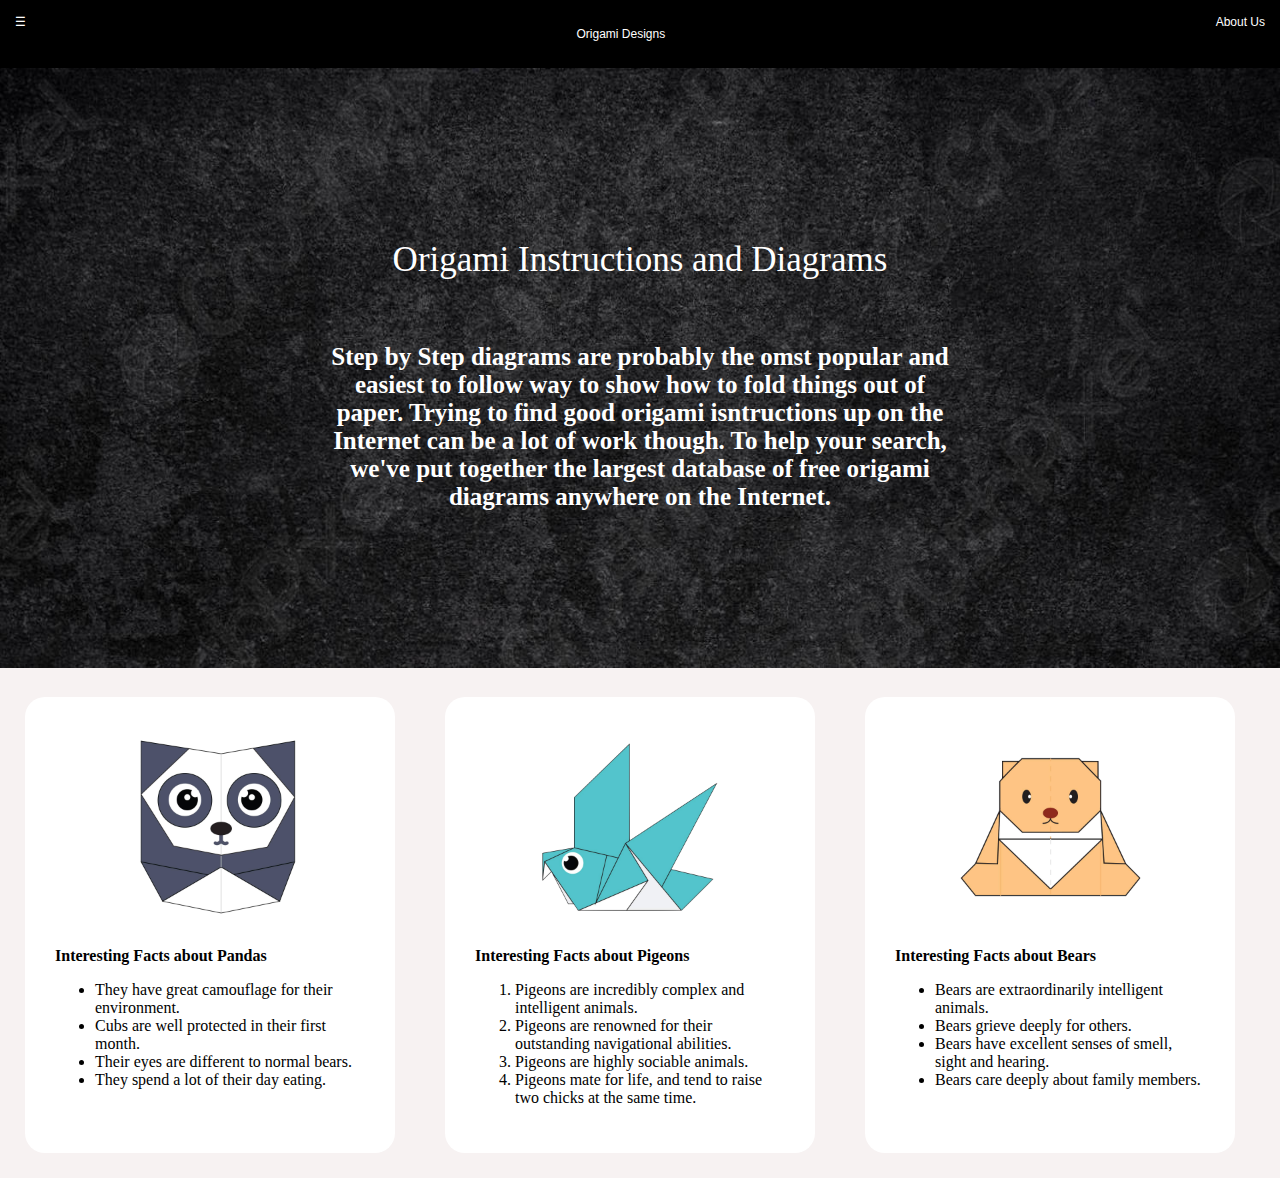
<file: index.html>
<!DOCTYPE html>
<html>
    <head>
        <title> Origami Designs </title>
        <link rel="stylesheet" href="style.css">
    </head>
    <body>
        <div class = "header">
            <div class = "menu">
                <a href="#"> ☰ </a>
                <p> Origami Designs </p>
                <a href="about.html"> About Us </a>
            </div>
        </div>
        <div class="bodyimg">
            <img src="main2.jpg" height="600px" width="100%">
            <div class = "centered">
                <p style="font-size: 35px">
                    Origami Instructions and Diagrams
                </p>
                <h3 style="font-size: 25px"><br> 
                Step by Step diagrams are probably the omst popular and easiest to follow way to show how to fold things out of paper. 
                Trying to find good origami isntructions up on the Internet can be a lot of work though. To help your search, we've put
                together the largest database of free origami diagrams anywhere on the Internet.
                </h3>
            </div>
        </div>
        <div class = "content">
            <div class = "origami">
                <center>
                    <a href="http://origami.me/panda/" target = "_blank"> <img src="panda.png" height = "200px"></a>
                </center>
                <p><strong>Interesting Facts about Pandas</strong></p>
                <ul>
                    <li>They have great camouflage for their environment.</li>
                    <li>Cubs are well protected in their first month.</li>
                    <li>Their eyes are different to normal bears.</li>
                    <li>They spend a lot of their day eating.</li>
                </ul>
            </div>

            <div class = "origami">
                <center>
                    <a href="http://origami.me/pigeon/" target = "_blank"><img src="pigeon.png" height = "200px"></a>
                </center>
                <p><strong>Interesting Facts about Pigeons</strong></p>
                <ol>
                    <li>Pigeons are incredibly complex and intelligent animals. </li>
                    <li>Pigeons are renowned for their outstanding navigational abilities. </li>
                    <li>Pigeons are highly sociable animals. </li>
                    <li>Pigeons mate for life, and tend to raise two chicks at the same time. </li>
                </ol>
            </div>

            <div class = "origami">
                <center>
                    <a href="http://origami.me/teddy-bear/" target = "_blank"> <img src="teddy.png" height = "200px"></a>
                </center>
                <p><strong>Interesting Facts about Bears</strong></p>
                <ul>
                    <li>Bears are extraordinarily intelligent animals.</li>
                    <li>Bears grieve deeply for others.</li>
                    <li>Bears have excellent senses of smell, sight and hearing.</li>
                    <li>Bears care deeply about family members.</li>
                </ul>
            </div>
        </div>
    </body>
</html>
</file>
<file: style.css>
.menu{
    display: flex;
    justify-content: space-between;
    background-color: #000000;
    padding: 15px;
    font-size: 12px;
    font-family: sans-serif;
    font-weight: 400;
    color: #ffffff
}

body{
    margin: 0px;
    background-color: #f7f2f2;
    font-family: fantasy;
}

.header{
    font-family: fantasy;
}

.grid img{
    border: 2px solid #000000;
    border-radius: 50px;
}

.origami {
    border-radius: 20px;
    background-color: #ffffff;
    padding: 30px;
    margin: 25px;
    width: 310px;
    font-family: fantasy;
}

.origami:hover{
    transform: scale(1.1);
}

a:link {
    color: white;
    text-decoration: none;
}
a:visited {
    color: white;
    text-decoration: none;
}

a:hover {
    color: #808080;
    text-decoration: none;
}

.content {
    display: flex;
}

.bodyimg {
  position: relative;
  text-align: center;
  color: white;
}

.centered {
    position: absolute;
    color: white;
    font-size: 55px;
    font-family: fantasy;
    top: 50%;
    left: 50%;
    transform: translate(-50%,-50%);
}
</file>
